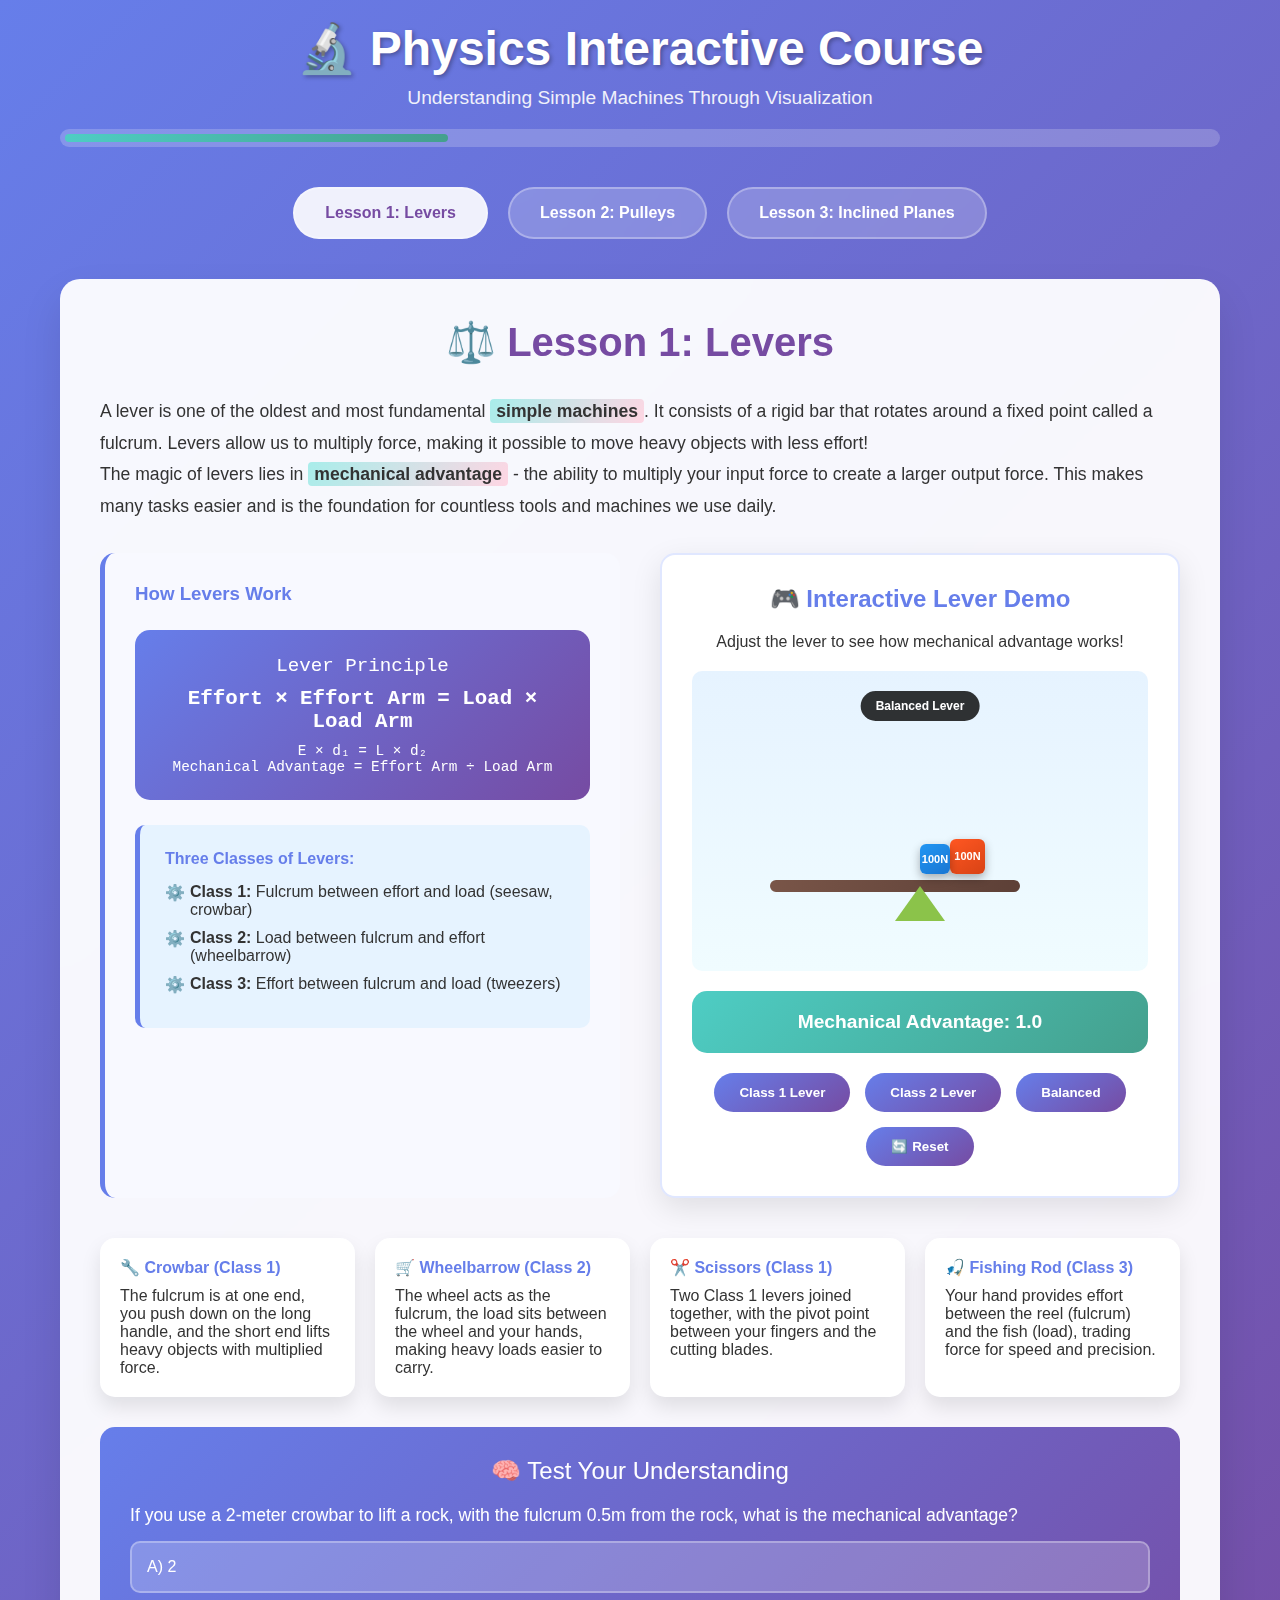
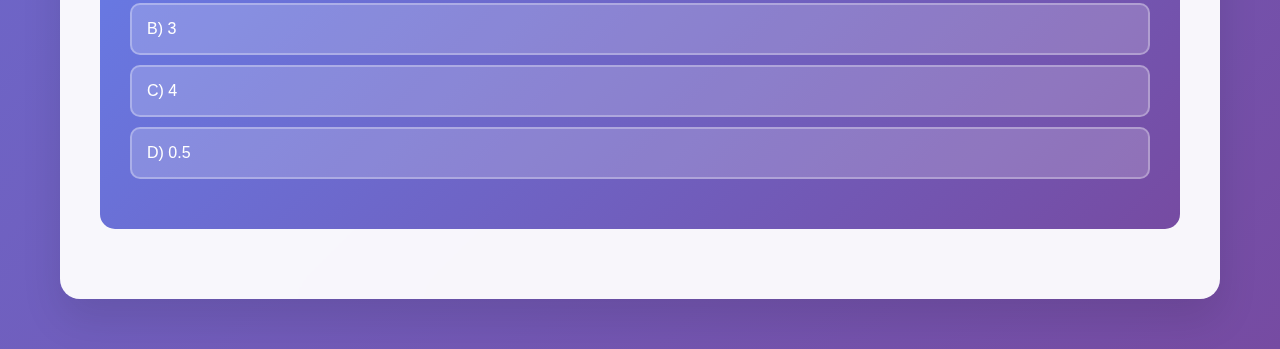
<file: Simple_Machines/machines_deep.html>
<!DOCTYPE html>
<html lang="en">
<head>
    <meta charset="UTF-8">
    <meta name="viewport" content="width=device-width, initial-scale=1.0">
    <title>Interactive Physics Course: Simple Machines</title>
    <style>
        * {
            margin: 0;
            padding: 0;
            box-sizing: border-box;
        }

        body {
            font-family: 'Segoe UI', Tahoma, Geneva, Verdana, sans-serif;
            background: linear-gradient(135deg, #667eea 0%, #764ba2 100%);
            min-height: 100vh;
            color: #333;
        }

        .container {
            max-width: 1200px;
            margin: 0 auto;
            padding: 20px;
        }

        .header {
            text-align: center;
            margin-bottom: 40px;
            color: white;
        }

        .header h1 {
            font-size: 3rem;
            margin-bottom: 10px;
            text-shadow: 2px 2px 4px rgba(0,0,0,0.3);
        }

        .header p {
            font-size: 1.2rem;
            opacity: 0.9;
        }

        .progress-container {
            background: rgba(255,255,255,0.2);
            border-radius: 20px;
            padding: 5px;
            margin: 20px 0;
        }

        .progress-bar {
            background: linear-gradient(90deg, #4ecdc4, #44a08d);
            height: 8px;
            border-radius: 20px;
            transition: width 0.5s ease;
            width: 33.33%;
        }

        .course-nav {
            display: flex;
            justify-content: center;
            gap: 20px;
            margin-bottom: 40px;
            flex-wrap: wrap;
        }

        .nav-btn {
            background: rgba(255,255,255,0.2);
            border: 2px solid rgba(255,255,255,0.3);
            color: white;
            padding: 15px 30px;
            border-radius: 50px;
            cursor: pointer;
            transition: all 0.3s ease;
            backdrop-filter: blur(10px);
            font-size: 16px;
            font-weight: 600;
        }

        .nav-btn:hover {
            background: rgba(255,255,255,0.3);
            transform: translateY(-2px);
            box-shadow: 0 5px 15px rgba(0,0,0,0.2);
        }

        .nav-btn.active {
            background: rgba(255,255,255,0.9);
            color: #764ba2;
        }

        .lesson {
            display: none;
            background: rgba(255,255,255,0.95);
            border-radius: 20px;
            padding: 40px;
            margin-bottom: 30px;
            box-shadow: 0 20px 40px rgba(0,0,0,0.1);
            backdrop-filter: blur(20px);
        }

        .lesson.active {
            display: block;
            animation: fadeIn 0.5s ease-in;
        }

        @keyframes fadeIn {
            from { opacity: 0; transform: translateY(20px); }
            to { opacity: 1; transform: translateY(0); }
        }

        .lesson h2 {
            color: #764ba2;
            font-size: 2.5rem;
            margin-bottom: 30px;
            text-align: center;
        }

        .lesson-content {
            font-size: 1.1rem;
            line-height: 1.8;
            margin-bottom: 30px;
        }

        .content-grid {
            display: grid;
            grid-template-columns: 1fr 1fr;
            gap: 40px;
            margin-bottom: 40px;
        }

        .theory-section {
            background: #f8f9ff;
            border-radius: 15px;
            padding: 30px;
            border-left: 5px solid #667eea;
        }

        .interactive-demo {
            background: #fff;
            border-radius: 15px;
            padding: 30px;
            border: 2px solid #e0e7ff;
            box-shadow: 0 10px 30px rgba(0,0,0,0.1);
        }

        .demo-title {
            color: #667eea;
            font-size: 1.5rem;
            margin-bottom: 20px;
            text-align: center;
            font-weight: 600;
        }

        .animation-container {
            position: relative;
            height: 300px;
            background: linear-gradient(180deg, #e6f3ff 0%, #f0fcff 100%);
            border-radius: 10px;
            overflow: hidden;
            margin: 20px 0;
        }

        /* Lever Styles */
        .lever-system {
            position: absolute;
            bottom: 50px;
            left: 50%;
            transform: translateX(-50%);
        }

        .fulcrum {
            width: 0;
            height: 0;
            border-left: 25px solid transparent;
            border-right: 25px solid transparent;
            border-bottom: 35px solid #8bc34a;
            position: relative;
            z-index: 5;
        }

        .lever-arm {
            position: absolute;
            top: -6px;
            left: -125px;
            width: 250px;
            height: 12px;
            background: linear-gradient(90deg, #795548, #5d4037);
            border-radius: 6px;
            transform-origin: 125px 6px;
            transition: transform 0.8s ease;
            z-index: 3;
        }

        .weight-mass {
            position: absolute;
            width: 35px;
            height: 35px;
            background: linear-gradient(145deg, #ff5722, #d84315);
            border-radius: 6px;
            top: -41px;
            transition: all 0.8s ease;
            display: flex;
            align-items: center;
            justify-content: center;
            color: white;
            font-weight: bold;
            font-size: 11px;
            box-shadow: 0 4px 10px rgba(0,0,0,0.3);
        }

        .effort-force {
            position: absolute;
            width: 30px;
            height: 30px;
            background: linear-gradient(145deg, #2196f3, #1976d2);
            border-radius: 6px;
            top: -36px;
            transition: all 0.8s ease;
            display: flex;
            align-items: center;
            justify-content: center;
            color: white;
            font-weight: bold;
            font-size: 11px;
            box-shadow: 0 4px 10px rgba(0,0,0,0.3);
        }

        /* Pulley Styles */
        .pulley-system {
            position: absolute;
            top: 20px;
            left: 50%;
            transform: translateX(-50%);
        }

        .pulley-wheel {
            width: 70px;
            height: 70px;
            border: 6px solid #607d8b;
            border-radius: 50%;
            background: radial-gradient(circle, #90a4ae, #607d8b);
            position: relative;
            margin: 0 auto;
            box-shadow: 0 4px 12px rgba(0,0,0,0.3);
        }

        .pulley-wheel::before {
            content: '';
            position: absolute;
            top: 50%;
            left: 50%;
            width: 10px;
            height: 10px;
            background: #37474f;
            border-radius: 50%;
            transform: translate(-50%, -50%);
        }

        .rope {
            position: absolute;
            width: 3px;
            background: linear-gradient(180deg, #8d6e63, #5d4037);
            border-radius: 2px;
        }

        .load {
            width: 50px;
            height: 50px;
            background: linear-gradient(145deg, #ff9800, #f57c00);
            border-radius: 8px;
            display: flex;
            align-items: center;
            justify-content: center;
            color: white;
            font-weight: bold;
            font-size: 12px;
            box-shadow: 0 4px 12px rgba(0,0,0,0.3);
            transition: all 1s ease;
        }

        /* Inclined Plane Styles */
        .incline-system {
            position: absolute;
            bottom: 30px;
            left: 30px;
        }

        .inclined-plane {
            width: 300px;
            height: 120px;
            background: linear-gradient(135deg, #9e9e9e, #616161);
            transform-origin: bottom left;
            border-radius: 0 10px 0 0;
            box-shadow: 0 6px 15px rgba(0,0,0,0.3);
            position: relative;
        }

        .sliding-block {
            position: absolute;
            width: 40px;
            height: 40px;
            background: linear-gradient(145deg, #e91e63, #c2185b);
            border-radius: 6px;
            transition: all 1.2s ease;
            display: flex;
            align-items: center;
            justify-content: center;
            color: white;
            font-weight: bold;
            font-size: 10px;
            box-shadow: 0 4px 12px rgba(0,0,0,0.4);
        }

        .controls {
            display: flex;
            justify-content: center;
            gap: 15px;
            margin-top: 20px;
            flex-wrap: wrap;
        }

        .control-btn {
            background: linear-gradient(145deg, #667eea, #764ba2);
            color: white;
            border: none;
            padding: 12px 25px;
            border-radius: 25px;
            cursor: pointer;
            transition: all 0.3s ease;
            font-weight: 600;
        }

        .control-btn:hover {
            transform: translateY(-2px);
            box-shadow: 0 5px 15px rgba(0,0,0,0.2);
        }

        .formula-box {
            background: linear-gradient(135deg, #667eea, #764ba2);
            color: white;
            padding: 25px;
            border-radius: 15px;
            margin: 25px 0;
            font-family: 'Courier New', monospace;
            text-align: center;
        }

        .formula-title {
            font-size: 1.2rem;
            margin-bottom: 10px;
        }

        .formula-equation {
            font-size: 1.3rem;
            margin-bottom: 10px;
            font-weight: bold;
        }

        .advantage-display {
            background: linear-gradient(135deg, #4ecdc4, #44a08d);
            color: white;
            padding: 20px;
            border-radius: 15px;
            margin: 20px 0;
            text-align: center;
            font-size: 1.2rem;
            font-weight: bold;
        }

        .key-points {
            background: #e6f3ff;
            border-left: 5px solid #667eea;
            padding: 25px;
            border-radius: 10px;
            margin: 25px 0;
        }

        .key-points h4 {
            color: #667eea;
            margin-bottom: 15px;
        }

        .key-points ul {
            list-style: none;
            padding: 0;
        }

        .key-points li {
            margin: 10px 0;
            padding-left: 25px;
            position: relative;
        }

        .key-points li::before {
            content: '⚙️';
            position: absolute;
            left: 0;
        }

        .examples-grid {
            display: grid;
            grid-template-columns: repeat(auto-fit, minmax(250px, 1fr));
            gap: 20px;
            margin: 30px 0;
        }

        .example-card {
            background: white;
            border-radius: 15px;
            padding: 20px;
            box-shadow: 0 10px 20px rgba(0,0,0,0.1);
            transition: transform 0.3s ease;
        }

        .example-card:hover {
            transform: translateY(-5px);
        }

        .example-title {
            color: #667eea;
            font-weight: 600;
            margin-bottom: 10px;
        }

        .quiz-section {
            background: linear-gradient(135deg, #667eea, #764ba2);
            color: white;
            border-radius: 15px;
            padding: 30px;
            margin: 30px 0;
        }

        .quiz-title {
            font-size: 1.5rem;
            margin-bottom: 20px;
            text-align: center;
        }

        .quiz-question {
            margin-bottom: 15px;
            font-size: 1.1rem;
        }

        .quiz-options {
            display: grid;
            gap: 10px;
            margin-bottom: 20px;
        }

        .quiz-option {
            background: rgba(255,255,255,0.2);
            border: 2px solid rgba(255,255,255,0.3);
            color: white;
            padding: 15px;
            border-radius: 10px;
            cursor: pointer;
            transition: all 0.3s ease;
        }

        .quiz-option:hover {
            background: rgba(255,255,255,0.3);
        }

        .quiz-option.selected {
            background: rgba(255,255,255,0.9);
            color: #764ba2;
        }

        .quiz-result {
            margin-top: 15px;
            padding: 15px;
            border-radius: 10px;
            text-align: center;
            font-weight: 600;
        }

        .correct {
            background: rgba(72, 187, 120, 0.2);
            border: 2px solid rgba(72, 187, 120, 0.5);
        }

        .incorrect {
            background: rgba(239, 68, 68, 0.2);
            border: 2px solid rgba(239, 68, 68, 0.5);
        }

        @media (max-width: 768px) {
            .header h1 {
                font-size: 2rem;
            }
            
            .content-grid {
                grid-template-columns: 1fr;
                gap: 20px;
            }
            
            .lesson {
                padding: 20px;
            }
        }

        .highlight {
            background: linear-gradient(120deg, #a8edea 0%, #fed6e3 100%);
            padding: 2px 6px;
            border-radius: 4px;
            font-weight: 600;
        }

        .force-indicator {
            position: absolute;
            background: rgba(0,0,0,0.8);
            color: white;
            padding: 8px 15px;
            border-radius: 15px;
            font-size: 12px;
            font-weight: bold;
            z-index: 10;
        }
    </style>
</head>
<body>
    <div class="container">
        <div class="header">
            <h1>🔬 Physics Interactive Course</h1>
            <p>Understanding Simple Machines Through Visualization</p>
            <div class="progress-container">
                <div class="progress-bar" id="progressBar"></div>
            </div>
        </div>

        <div class="course-nav">
            <button class="nav-btn active" onclick="showLesson(1)">Lesson 1: Levers</button>
            <button class="nav-btn" onclick="showLesson(2)">Lesson 2: Pulleys</button>
            <button class="nav-btn" onclick="showLesson(3)">Lesson 3: Inclined Planes</button>
        </div>

        <!-- Lesson 1: Levers -->
        <div class="lesson active" id="lesson1">
            <h2>⚖️ Lesson 1: Levers</h2>
            
            <div class="lesson-content">
                <p>A lever is one of the oldest and most fundamental <span class="highlight">simple machines</span>. It consists of a rigid bar that rotates around a fixed point called a fulcrum. Levers allow us to multiply force, making it possible to move heavy objects with less effort!</p>
                
                <p>The magic of levers lies in <span class="highlight">mechanical advantage</span> - the ability to multiply your input force to create a larger output force. This makes many tasks easier and is the foundation for countless tools and machines we use daily.</p>
            </div>

            <div class="content-grid">
                <div class="theory-section">
                    <h3 style="color: #667eea; margin-bottom: 20px;">How Levers Work</h3>
                    
                    <div class="formula-box">
                        <div class="formula-title">Lever Principle</div>
                        <div class="formula-equation">Effort × Effort Arm = Load × Load Arm</div>
                        <div style="font-size: 0.9rem; margin-top: 10px;">
                            E × d₁ = L × d₂<br>
                            Mechanical Advantage = Effort Arm ÷ Load Arm
                        </div>
                    </div>

                    <div class="key-points">
                        <h4>Three Classes of Levers:</h4>
                        <ul>
                            <li><strong>Class 1:</strong> Fulcrum between effort and load (seesaw, crowbar)</li>
                            <li><strong>Class 2:</strong> Load between fulcrum and effort (wheelbarrow)</li>
                            <li><strong>Class 3:</strong> Effort between fulcrum and load (tweezers)</li>
                        </ul>
                    </div>
                </div>

                <div class="interactive-demo">
                    <div class="demo-title">🎮 Interactive Lever Demo</div>
                    <p style="text-align: center; margin-bottom: 15px;">Adjust the lever to see how mechanical advantage works!</p>
                    
                    <div class="animation-container">
                        <div class="force-indicator" id="lever-info" style="top: 20px; left: 50%; transform: translateX(-50%);">Balanced Lever</div>
                        <div class="lever-system">
                            <div class="fulcrum"></div>
                            <div class="lever-arm" id="leverArm">
                                <div class="weight-mass" id="weight" style="left: 180px;">100N</div>
                                <div class="effort-force" id="effort" style="right: 40px;">100N</div>
                            </div>
                        </div>
                    </div>

                    <div class="advantage-display" id="leverAdvantage">
                        Mechanical Advantage: 1.0
                    </div>
                    
                    <div class="controls">
                        <button class="control-btn" onclick="demonstrateLever('class1')">Class 1 Lever</button>
                        <button class="control-btn" onclick="demonstrateLever('class2')">Class 2 Lever</button>
                        <button class="control-btn" onclick="demonstrateLever('balanced')">Balanced</button>
                        <button class="control-btn" onclick="resetLever()">🔄 Reset</button>
                    </div>
                </div>
            </div>

            <div class="examples-grid">
                <div class="example-card">
                    <div class="example-title">🔧 Crowbar (Class 1)</div>
                    <p>The fulcrum is at one end, you push down on the long handle, and the short end lifts heavy objects with multiplied force.</p>
                </div>
                <div class="example-card">
                    <div class="example-title">🛒 Wheelbarrow (Class 2)</div>
                    <p>The wheel acts as the fulcrum, the load sits between the wheel and your hands, making heavy loads easier to carry.</p>
                </div>
                <div class="example-card">
                    <div class="example-title">✂️ Scissors (Class 1)</div>
                    <p>Two Class 1 levers joined together, with the pivot point between your fingers and the cutting blades.</p>
                </div>
                <div class="example-card">
                    <div class="example-title">🎣 Fishing Rod (Class 3)</div>
                    <p>Your hand provides effort between the reel (fulcrum) and the fish (load), trading force for speed and precision.</p>
                </div>
            </div>

            <div class="quiz-section">
                <div class="quiz-title">🧠 Test Your Understanding</div>
                <div class="quiz-question">If you use a 2-meter crowbar to lift a rock, with the fulcrum 0.5m from the rock, what is the mechanical advantage?</div>
                <div class="quiz-options">
                    <div class="quiz-option" onclick="selectOption(this, false, 1)">A) 2</div>
                    <div class="quiz-option" onclick="selectOption(this, true, 1)">B) 3</div>
                    <div class="quiz-option" onclick="selectOption(this, false, 1)">C) 4</div>
                    <div class="quiz-option" onclick="selectOption(this, false, 1)">D) 0.5</div>
                </div>
                <div class="quiz-result" id="result1" style="display: none;"></div>
            </div>
        </div>

        <!-- Lesson 2: Pulleys -->
        <div class="lesson" id="lesson2">
            <h2>🎯 Lesson 2: Pulleys</h2>
            
            <div class="lesson-content">
                <p>A pulley is a <span class="highlight">wheel with a grooved rim</span> around which a rope passes. Pulleys can change the direction of force and, when combined in systems, provide significant mechanical advantage by distributing weight across multiple rope segments.</p>
                
                <p>The beauty of pulleys is that they make lifting easier by either changing the direction of your pull (making it more convenient) or by reducing the force needed (mechanical advantage).</p>
            </div>

            <div class="content-grid">
                <div class="theory-section">
                    <h3 style="color: #667eea; margin-bottom: 20px;">Pulley Systems</h3>
                    
                    <div class="formula-box">
                        <div class="formula-title">Pulley Mechanical Advantage</div>
                        <div class="formula-equation">MA = Number of Supporting Ropes</div>
                        <div style="font-size: 0.9rem; margin-top: 10px;">
                            Fixed Pulley: MA = 1 (changes direction only)<br>
                            Movable Pulley: MA = 2 (rope supports load twice)<br>
                            Compound System: MA = 2ⁿ (n = movable pulleys)
                        </div>
                    </div>

                    <div class="key-points">
                        <h4>Types of Pulleys:</h4>
                        <ul>
                            <li><strong>Fixed Pulley:</strong> Attached to support, changes direction of force</li>
                            <li><strong>Movable Pulley:</strong> Moves with the load, provides mechanical advantage</li>
                            <li><strong>Compound Pulley:</strong> Combines fixed and movable for maximum advantage</li>
                            <li><strong>Block and Tackle:</strong> Multiple pulleys working together</li>
                        </ul>
                    </div>
                </div>

                <div class="interactive-demo">
                    <div class="demo-title">🎯 Pulley System Demo</div>
                    <p style="text-align: center; margin-bottom: 15px;">See how different pulley setups affect lifting effort!</p>
                    
                    <div class="animation-container" id="pulleyContainer">
                        <div class="force-indicator" id="pulley-info" style="top: 20px; left: 50%; transform: translateX(-50%);">Fixed Pulley System</div>
                        <div class="pulley-system" id="pulleySystem">
                            <div class="pulley-wheel" id="mainPulley"></div>
                            <div class="rope" id="leftRope" style="left: 32px; top: 70px; height: 180px;"></div>
                            <div class="rope" id="rightRope" style="right: 32px; top: 70px; height: 130px;"></div>
                            <div class="load" id="pulleyLoad" style="position: absolute; left: 10px; top: 250px;">50kg</div>
                        </div>
                    </div>

                    <div class="advantage-display" id="pulleyAdvantage">
                        Mechanical Advantage: 1.0 | Effort: 490N
                    </div>
                    
                    <div class="controls">
                        <button class="control-btn" onclick="configurePulley('fixed')">Fixed Pulley</button>
                        <button class="control-btn" onclick="configurePulley('movable')">Movable Pulley</button>
                        <button class="control-btn" onclick="configurePulley('compound')">Compound System</button>
                        <button class="control-btn" onclick="liftLoad()">🏋️ Lift Load</button>
                        <button class="control-btn" onclick="resetPulley()">🔄 Reset</button>
                    </div>
                </div>
            </div>

            <div class="examples-grid">
                <div class="example-card">
                    <div class="example-title">🏗️ Construction Cranes</div>
                    <p>Use complex pulley systems to lift extremely heavy materials to great heights with manageable human effort.</p>
                </div>
                <div class="example-card">
                    <div class="example-title">🚢 Ship Rigging</div>
                    <p>Sailboats use multiple pulleys to control large sails, allowing small crews to manage massive canvas areas.</p>
                </div>
                <div class="example-card">
                    <div class="example-title">🏋️ Exercise Machines</div>
                    <p>Gym equipment uses pulleys to provide smooth resistance and allow lifting from various angles.</p>
                </div>
                <div class="example-card">
                    <div class="example-title">🏠 Flagpoles</div>
                    <p>Simple fixed pulleys make it easy to raise flags by changing the direction of your pulling force.</p>
                </div>
            </div>

            <div class="quiz-section">
                <div class="quiz-title">🎯 Pulley Challenge</div>
                <div class="quiz-question">A compound pulley system has 4 rope segments supporting the load. If the load is 800N, how much effort is needed?</div>
                <div class="quiz-options">
                    <div class="quiz-option" onclick="selectOption(this, false, 2)">A) 800N</div>
                    <div class="quiz-option" onclick="selectOption(this, false, 2)">B) 400N</div>
                    <div class="quiz-option" onclick="selectOption(this, true, 2)">C) 200N</div>
                    <div class="quiz-option" onclick="selectOption(this, false, 2)">D) 100N</div>
                </div>
                <div class="quiz-result" id="result2" style="display: none;"></div>
            </div>
        </div>

        <!-- Lesson 3: Inclined Planes -->
        <div class="lesson" id="lesson3">
            <h2>📐 Lesson 3: Inclined Planes</h2>
            
            <div class="lesson-content">
                <p>An inclined plane is a <span class="highlight">flat surface set at an angle</span> to the horizontal. It's one of the most basic yet powerful simple machines, allowing us to move heavy objects to higher elevations with less force by trading distance for effort.</p>
                
                <p>Every ramp you've ever used is an inclined plane! From wheelchair ramps to mountain roads, this simple machine makes the impossible possible by spreading the work over a longer distance.</p>
            </div>

            <div class="content-grid">
                <div class="theory-section">
                    <h3 style="color: #667eea; margin-bottom: 20px;">The Physics of Ramps</h3>
                    
                    <div class="formula-box">
                        <div class="formula-title">Inclined Plane Advantage</div>
                        <div class="formula-equation">MA = Length ÷ Height</div>
                        <div style="font-size: 0.9rem; margin-top: 10px;">
                            Effort Force = Weight × sin(θ)<br>
                            Where θ = angle of inclination<br>
                            Less angle = Less effort, More distance
                        </div>
                    </div>

                    <div class="key-points">
                        <h4>Key Principles:</h4>
                        <ul>
                            <li><strong>Trade-off:</strong> Less force needed but more distance to travel</li>
                            <li><strong>Angle matters:</strong> Gentler slopes require less effort</li>
                            <li><strong>Friction effect:</strong> Real-world efficiency depends on surface</li>
                            <li><strong>Universal tool:</strong> Found everywhere from roads to screws</li>
                        </ul>
                    </div>
                </div>

                <div class="interactive-demo">
                    <div class="demo-title">📐 Inclined Plane Demo</div>
                    <p style="text-align: center; margin-bottom: 15px;">Adjust the slope and see how it affects the effort needed!</p>
                    
                    <div class="animation-container">
                        <div class="force-indicator" id="incline-info" style="top: 20px; right: 20px;">20° Slope</div>
                        <div class="incline-system">
                            <div class="inclined-plane" id="inclinePlane" style="transform: rotate(-20deg);">
                                <div class="sliding-block" id="inclineBlock" style="bottom: 8px; left: 40px;">25kg</div>
                            </div>
                        </div>
                    </div>

                    <div class="advantage-display" id="inclineAdvantage">
                        Mechanical Advantage: 2.9 | Effort: 84N (vs 245N lifting)
                    </div>
                    
                    <div class="controls">
                        <button class="control-btn" onclick="adjustIncline(15)">Gentle (15°)</button>
                        <button class="control-btn" onclick="adjustIncline(30)">Medium (30°)</button>
                        <button class="control-btn" onclick="adjustIncline(45)">Steep (45°)</button>
                        <button class="control-btn" onclick="slideBlock()">📈 Slide Up</button>
                        <button class="control-btn" onclick="resetIncline()">🔄 Reset</button>
                    </div>
                </div>
            </div>

            <div class="examples-grid">
                <div class="example-card">
                    <div class="example-title">🛣️ Highway Ramps</div>
                    <p>Mountain roads use switchbacks and gentle grades to help vehicles climb steep terrain efficiently.</p>
                </div>
                <div class="example-card">
                    <div class="example-title">♿ Accessibility Ramps</div>
                    <p>ADA-compliant ramps use specific angles to ensure wheelchairs can navigate safely with reasonable effort.</p>
                </div>
                <div class="example-card">
                    <div class="example-title">📦 Loading Docks</div>
                    <p>Truck ramps allow heavy cargo to be moved from ground level to vehicle height using dollies and carts.</p>
                </div>
                <div class="example-card">
                    <div class="example-title">🔩 Screws & Bolts</div>
                    <p>Screw threads are inclined planes wrapped around cylinders, converting rotational force to linear motion.</p>
                </div>
            </div>

            <div class="quiz-section">
                <div class="quiz-title">📐 Incline Challenge</div>
                <div class="quiz-question">A ramp is 12 meters long and rises 3 meters high. What is the mechanical advantage?</div>
                <div class="quiz-options">
                    <div class="quiz-option" onclick="selectOption(this, false, 3)">A) 3</div>
                    <div class="quiz-option" onclick="selectOption(this, true, 3)">B) 4</div>
                    <div class="quiz-option" onclick="selectOption(this, false, 3)">C) 9</div>
                    <div class="quiz-option" onclick="selectOption(this, false, 3)">D) 15</div>
                </div>
                <div class="quiz-result" id="result3" style="display: none;"></div>
            </div>
        </div>
    </div>

    <script>
        let currentLesson = 1;
        let animationTimeouts = [];

        function showLesson(lessonNumber) {
            // Clear any running animations
            clearAllTimeouts();
            
            // Hide all lessons
            document.querySelectorAll('.lesson').forEach(lesson => {
                lesson.classList.remove('active');
            });
            
            // Show selected lesson
            document.getElementById(`lesson${lessonNumber}`).classList.add('active');
            
            // Update navigation
            document.querySelectorAll('.nav-btn').forEach(btn => {
                btn.classList.remove('active');
            });
            document.querySelectorAll('.nav-btn')[lessonNumber - 1].classList.add('active');
            
            // Update progress bar
            const progressBar = document.getElementById('progressBar');
            progressBar.style.width = `${(lessonNumber / 3) * 100}%`;
            
            currentLesson = lessonNumber;
            
            // Reset all animations
            resetAllAnimations();
        }

        function clearAllTimeouts() {
            animationTimeouts.forEach(timeout => clearTimeout(timeout));
            animationTimeouts = [];
        }

        function resetAllAnimations() {
            resetLever();
            resetPulley();
            resetIncline();
        }

        // Lever Functions
        function demonstrateLever(type) {
            clearAllTimeouts();
            const leverArm = document.getElementById('leverArm');
            const weight = document.getElementById('weight');
            const effort = document.getElementById('effort');
            const info = document.getElementById('lever-info');
            const advantage = document.getElementById('leverAdvantage');
            
            let rotation = 0;
            let effortForce = 100;
            let mechanicalAdvantage = 1.0;
            
            switch(type) {
                case 'class1':
                    // Fulcrum between effort and load - crowbar style
                    weight.style.left = '200px';
                    effort.style.right = '20px';
                    rotation = -10;
                    effortForce = 40;
                    mechanicalAdvantage = 2.5;
                    info.textContent = 'Class 1 Lever - Crowbar Style';
                    break;
                    
                case 'class2':
                    // Load between fulcrum and effort - wheelbarrow style
                    weight.style.left = '150px';
                    effort.style.right = '30px';
                    rotation = -8;
                    effortForce = 30;
                    mechanicalAdvantage = 3.3;
                    info.textContent = 'Class 2 Lever - Wheelbarrow Style';
                    break;
                    
                case 'balanced':
                    weight.style.left = '180px';
                    effort.style.right = '70px';
                    rotation = 0;
                    effortForce = 100;
                    mechanicalAdvantage = 1.0;
                    info.textContent = 'Balanced Lever';
                    break;
            }
            
            effort.textContent = `${effortForce}N`;
            advantage.textContent = `Mechanical Advantage: ${mechanicalAdvantage}`;
            
            animationTimeouts.push(setTimeout(() => {
                leverArm.style.transform = `rotate(${rotation}deg)`;
            }, 300));
        }

        function resetLever() {
            const leverArm = document.getElementById('leverArm');
            const weight = document.getElementById('weight');
            const effort = document.getElementById('effort');
            const info = document.getElementById('lever-info');
            const advantage = document.getElementById('leverAdvantage');
            
            leverArm.style.transform = 'rotate(0deg)';
            weight.style.left = '180px';
            effort.style.right = '70px';
            effort.textContent = '100N';
            info.textContent = 'Balanced Lever';
            advantage.textContent = 'Mechanical Advantage: 1.0';
        }

        // Pulley Functions
        function configurePulley(type) {
            clearAllTimeouts();
            const system = document.getElementById('pulleySystem');
            const info = document.getElementById('pulley-info');
            const advantage = document.getElementById('pulleyAdvantage');
            
            let ma = 1;
            let effort = 490;
            
            system.innerHTML = ''; // Clear existing setup
            
            switch(type) {
                case 'fixed':
                    ma = 1;
                    effort = 490;
                    info.textContent = 'Fixed Pulley - Changes Direction Only';
                    system.innerHTML = `
                        <div class="pulley-wheel"></div>
                        <div class="rope" style="left: 32px; top: 70px; height: 180px;"></div>
                        <div class="rope" style="right: 32px; top: 70px; height: 130px;"></div>
                        <div class="load" style="position: absolute; left: 10px; top: 250px;">50kg</div>
                    `;
                    break;
                    
                case 'movable':
                    ma = 2;
                    effort = 245;
                    info.textContent = 'Movable Pulley - MA = 2';
                    system.innerHTML = `
                        <div class="pulley-wheel"></div>
                        <div class="pulley-wheel" style="position: absolute; left: 10px; top: 180px; width: 50px; height: 50px;"></div>
                        <div class="rope" style="left: 32px; top: 70px; height: 110px;"></div>
                        <div class="rope" style="left: 32px; top: 180px; height: 70px;"></div>
                        <div class="rope" style="right: 32px; top: 70px; height: 180px;"></div>
                        <div class="load" style="position: absolute; left: 10px; top: 250px;">50kg</div>
                    `;
                    break;
                    
                case 'compound':
                    ma = 4;
                    effort = 123;
                    info.textContent = 'Compound System - MA = 4';
                    system.innerHTML = `
                        <div class="pulley-wheel"></div>
                        <div class="pulley-wheel" style="position: absolute; right: 10px; top: 70px; width: 50px; height: 50px;"></div>
                        <div class="pulley-wheel" style="position: absolute; left: 10px; top: 180px; width: 50px; height: 50px;"></div>
                        <div class="pulley-wheel" style="position: absolute; right: 10px; top: 180px; width: 50px; height: 50px;"></div>
                        <div class="load" style="position: absolute; left: 10px; top: 250px;">50kg</div>
                    `;
                    break;
            }
            
            advantage.textContent = `Mechanical Advantage: ${ma} | Effort: ${effort}N`;
        }

        function liftLoad() {
            const load = document.querySelector('.load');
            if (load) {
                const currentTop = parseInt(load.style.top) || 250;
                load.style.transition = 'top 2s ease-out';
                load.style.top = `${Math.max(currentTop - 80, 120)}px`;
                
                animationTimeouts.push(setTimeout(() => {
                    load.style.transition = 'top 1.5s ease-in';
                    load.style.top = '250px';
                }, 3000));
            }
        }

        function resetPulley() {
            configurePulley('fixed');
        }

        // Inclined Plane Functions
        function adjustIncline(angle) {
            clearAllTimeouts();
            const plane = document.getElementById('inclinePlane');
            const block = document.getElementById('inclineBlock');
            const info = document.getElementById('incline-info');
            const advantage = document.getElementById('inclineAdvantage');
            
            // Calculate mechanical advantage and effort
            const weight = 245; // 25kg × 9.8m/s²
            const radians = angle * Math.PI / 180;
            const effort = Math.round(weight * Math.sin(radians));
            const ma = Math.round((1 / Math.sin(radians)) * 10) / 10;
            
            plane.style.transform = `rotate(-${angle}deg)`;
            block.style.bottom = '8px';
            block.style.left = '40px';
            
            info.textContent = `${angle}° Slope`;
            advantage.textContent = `Mechanical Advantage: ${ma} | Effort: ${effort}N (vs ${weight}N lifting)`;
        }

        function slideBlock() {
            const block = document.getElementById('inclineBlock');
            const plane = document.getElementById('inclinePlane');
            const currentAngle = parseInt(plane.style.transform.match(/-?(\d+)/)[1]) || 20;
            
            block.style.transition = 'all 2.5s ease-out';
            
            // Calculate movement based on angle
            const distance = 180;
            const deltaX = distance * Math.cos(currentAngle * Math.PI / 180);
            const deltaY = distance * Math.sin(currentAngle * Math.PI / 180);
            
            block.style.left = `${40 + deltaX}px`;
            block.style.bottom = `${8 + deltaY}px`;
            
            animationTimeouts.push(setTimeout(() => {
                block.style.transition = 'all 2s ease-in';
                block.style.left = '40px';
                block.style.bottom = '8px';
            }, 3500));
        }

        function resetIncline() {
            adjustIncline(20);
        }

        // Quiz Functions
        function selectOption(element, isCorrect, lesson) {
            // Remove previous selections
            element.parentElement.querySelectorAll('.quiz-option').forEach(option => {
                option.classList.remove('selected');
            });
            
            // Select current option
            element.classList.add('selected');
            
            // Show result
            const resultDiv = document.getElementById(`result${lesson}`);
            resultDiv.style.display = 'block';
            
            let explanations = {
                1: 'MA = Effort Arm ÷ Load Arm = 1.5m ÷ 0.5m = 3',
                2: 'MA = 4 rope segments, so Effort = 800N ÷ 4 = 200N',
                3: 'MA = Length ÷ Height = 12m ÷ 3m = 4'
            };
            
            if (isCorrect) {
                resultDiv.className = 'quiz-result correct';
                resultDiv.innerHTML = `🎉 Correct! ${explanations[lesson]}`;
            } else {
                resultDiv.className = 'quiz-result incorrect';
                resultDiv.innerHTML = `❌ Not quite right. ${explanations[lesson]}`;
            }
            
            // Auto-hide result after 4 seconds
            animationTimeouts.push(setTimeout(() => {
                if (resultDiv.style.display !== 'none') {
                    resultDiv.style.display = 'none';
                    element.classList.remove('selected');
                }
            }, 4000));
        }

        // Initialize the course
        document.addEventListener('DOMContentLoaded', function() {
            // Set up initial states
            resetAllAnimations();
            
            // Add hover effects to example cards
            const cards = document.querySelectorAll('.example-card');
            cards.forEach(card => {
                card.addEventListener('mouseenter', function() {
                    this.style.boxShadow = '0 15px 30px rgba(0,0,0,0.2)';
                    this.style.transform = 'translateY(-8px)';
                });
                
                card.addEventListener('mouseleave', function() {
                    this.style.boxShadow = '0 10px 20px rgba(0,0,0,0.1)';
                    this.style.transform = 'translateY(0)';
                });
            });
            
            // Add keyboard navigation
            document.addEventListener('keydown', function(e) {
                if (e.key === 'ArrowRight' && currentLesson < 3) {
                    showLesson(currentLesson + 1);
                } else if (e.key === 'ArrowLeft' && currentLesson > 1) {
                    showLesson(currentLesson - 1);
                }
            });
            
            // Smooth scrolling for navigation
            document.querySelectorAll('.nav-btn').forEach(btn => {
                btn.addEventListener('click', function() {
                    window.scrollTo({ top: 0, behavior: 'smooth' });
                });
            });
            
            // Add some interactive feedback
            document.querySelectorAll('.control-btn').forEach(btn => {
                btn.addEventListener('click', function() {
                    this.style.transform = 'scale(0.95)';
                    setTimeout(() => {
                        this.style.transform = 'translateY(-2px)';
                    }, 100);
                });
            });
        });

        // Clean up animations on page visibility change
        document.addEventListener('visibilitychange', function() {
            if (document.hidden) {
                clearAllTimeouts();
            }
        });

        // Add some easter eggs for engagement
        let totalInteractions = 0;
        document.addEventListener('click', function(e) {
            if (e.target.classList.contains('control-btn')) {
                totalInteractions++;
                if (totalInteractions === 25) {
                    const congratsMsg = document.createElement('div');
                    congratsMsg.innerHTML = '🎉 Physics Explorer! You\'ve interacted 25 times!';
                    congratsMsg.style.cssText = `
                        position: fixed; top: 20px; right: 20px; z-index: 1000;
                        background: linear-gradient(135deg, #4ecdc4, #44a08d);
                        color: white; padding: 15px 20px; border-radius: 10px;
                        font-weight: bold; box-shadow: 0 5px 15px rgba(0,0,0,0.3);
                        animation: slideInRight 0.5s ease-out;
                    `;
                    document.body.appendChild(congratsMsg);
                    
                    setTimeout(() => {
                        congratsMsg.remove();
                    }, 3000);
                }
            }
        });

        // Add slide-in animation for the congratulations message
        const style = document.createElement('style');
        style.textContent = `
            @keyframes slideInRight {
                from { transform: translateX(100%); opacity: 0; }
                to { transform: translateX(0); opacity: 1; }
            }
        `;
        document.head.appendChild(style);
    </script>
</body>
</html>
</file>
